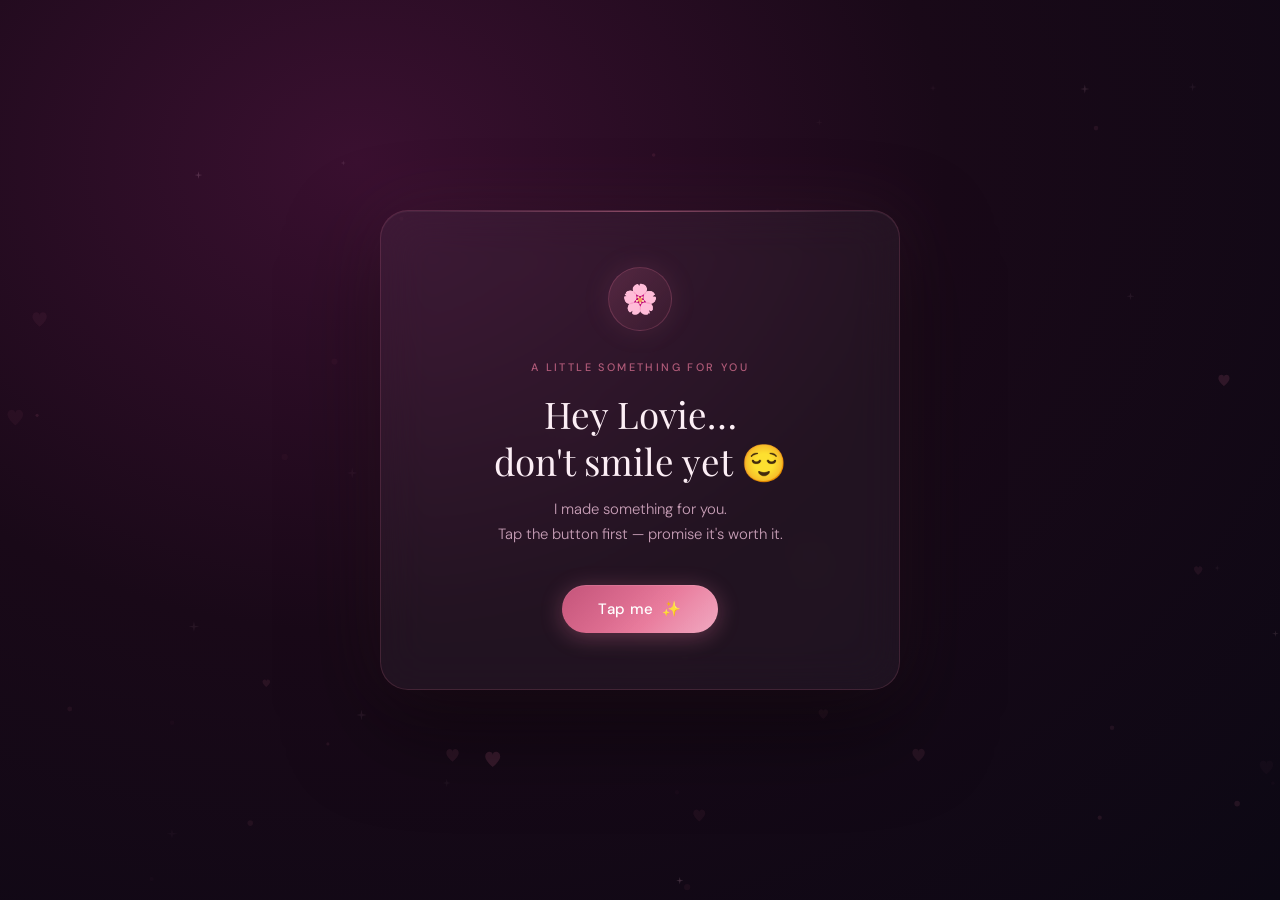
<file: index.html>
<!DOCTYPE html>
<html lang="en">
<head>
  <meta charset="UTF-8"/>
  <meta name="viewport" content="width=device-width, initial-scale=1.0"/>
  <title>For Lovie 🌸</title>

  <link rel="preconnect" href="https://fonts.googleapis.com">
  <link rel="preconnect" href="https://fonts.gstatic.com" crossorigin>
  <link href="https://fonts.googleapis.com/css2?family=Playfair+Display:ital,wght@0,400;0,500;1,400;1,500&family=DM+Sans:wght@300;400;500&family=Lora:ital,wght@0,400;1,400&display=swap" rel="stylesheet">

  <style>
    *, *::before, *::after { box-sizing: border-box; margin: 0; padding: 0; }

    :root {
      --rose:        #e8789a;
      --rose-light:  #f5a8c0;
      --rose-dark:   #c4547a;
      --text-main:   #fceef5;
      --text-soft:   #c9a0b8;
      --text-muted:  #876070;
      --card-bg:     rgba(255,255,255,0.042);
      --card-border: rgba(232,120,154,0.17);
    }

    html, body {
      min-height: 100vh;
      font-family: 'DM Sans', sans-serif;
      background: radial-gradient(ellipse at 28% 18%, #3a1030 0%, #190918 45%, #0c0814 100%);
      color: var(--text-main);
      overflow-x: hidden;
    }

    #particles-canvas { position: fixed; inset: 0; pointer-events: none; z-index: 0; }

    .stage {
      position: relative; z-index: 1; min-height: 100vh;
      display: flex; align-items: center; justify-content: center;
      padding: 2rem 1.25rem;
    }

    .card {
      background: var(--card-bg);
      border: 1px solid var(--card-border);
      border-radius: 28px; padding: 3.5rem 3rem;
      max-width: 520px; width: 100%; text-align: center;
      backdrop-filter: blur(22px); -webkit-backdrop-filter: blur(22px);
      box-shadow: 0 0 70px rgba(232,120,154,0.07), 0 36px 90px rgba(0,0,0,0.5), inset 0 1px 0 rgba(255,255,255,0.055);
      position: relative; overflow: hidden;
    }
    .card::before {
      content: ''; position: absolute; top: 0; left: 10%; right: 10%; height: 1px;
      background: linear-gradient(90deg,transparent,rgba(232,120,154,0.45),transparent);
    }

    .screen { display: none; }
    .screen.active { display: block; animation: screenIn 0.55s cubic-bezier(0.22,1,0.36,1) both; }
    .screen.exit   { display: block; animation: screenOut 0.28s ease forwards; }
    @keyframes screenIn  { from{opacity:0;transform:translateY(18px)} to{opacity:1;transform:translateY(0)} }
    @keyframes screenOut { from{opacity:1;transform:translateY(0)} to{opacity:0;transform:translateY(-14px)} }

    .icon-badge {
      display: inline-flex; align-items: center; justify-content: center;
      width: 64px; height: 64px; border-radius: 50%;
      background: linear-gradient(135deg,rgba(232,120,154,0.18),rgba(196,84,122,0.08));
      border: 1px solid rgba(232,120,154,0.22); font-size: 1.8rem; margin-bottom: 1.8rem;
      box-shadow: 0 0 28px rgba(232,120,154,0.12); animation: float 4s ease-in-out infinite;
    }
    @keyframes float { 0%,100%{transform:translateY(0)} 50%{transform:translateY(-7px)} }

    .eyebrow { font-size: 0.68rem; font-weight: 500; letter-spacing: 0.22em; text-transform: uppercase; color: var(--rose); opacity: 0.7; margin-bottom: 1rem; }
    .headline { font-family:'Playfair Display',serif; font-size:clamp(1.65rem,5vw,2.3rem); font-weight:400; line-height:1.28; color:var(--text-main); margin-bottom:0.85rem; }
    .subtext  { font-size:0.93rem; font-weight:300; color:var(--text-soft); line-height:1.65; margin-bottom:2.4rem; }

    .btn {
      display:inline-flex; align-items:center; gap:0.45rem;
      padding:0.88rem 2.3rem; border-radius:100px; border:none; cursor:pointer;
      font-family:'DM Sans',sans-serif; font-size:0.94rem; font-weight:500; letter-spacing:0.025em;
      color:#fff;
      background:linear-gradient(135deg,var(--rose-dark) 0%,var(--rose) 60%,#f0a0bb 100%);
      box-shadow:0 4px 22px rgba(232,120,154,0.33),inset 0 1px 0 rgba(255,255,255,0.1);
      transition:transform 0.2s cubic-bezier(0.34,1.56,0.64,1),box-shadow 0.25s ease,opacity 0.25s;
      position:relative; overflow:hidden;
    }
    .btn::after { content:'';position:absolute;inset:0;background:linear-gradient(135deg,transparent 40%,rgba(255,255,255,0.1));border-radius:inherit; }
    .btn:hover:not(:disabled)  { transform:translateY(-3px) scale(1.03); box-shadow:0 8px 32px rgba(232,120,154,0.44),inset 0 1px 0 rgba(255,255,255,0.1); }
    .btn:active:not(:disabled) { transform:translateY(-1px) scale(0.99); }
    .btn:disabled { opacity:0.35; cursor:default; transform:none!important; box-shadow:0 2px 8px rgba(0,0,0,0.15); }

    .btn-ghost {
      display:inline-flex; align-items:center; gap:0.4rem;
      padding:0.72rem 1.55rem; border-radius:100px;
      border:1px solid rgba(232,120,154,0.2); background:transparent;
      color:var(--text-soft); font-family:'DM Sans',sans-serif; font-size:0.86rem; font-weight:400; cursor:pointer;
      transition:all 0.22s ease;
    }
    .btn-ghost:hover { border-color:rgba(232,120,154,0.48); color:var(--rose-light); background:rgba(232,120,154,0.06); transform:translateX(-2px); }
    .btn-ghost:disabled { opacity:0.22; cursor:default; pointer-events:none; }

    .nav-row { display:flex; align-items:center; justify-content:center; gap:1rem; flex-wrap:wrap; margin-top:0.4rem; }

    /* ── SUSPENSE ── */
    .quiz-step { display:none; }
    .quiz-step.active { display:block; animation: screenIn 0.45s cubic-bezier(0.22,1,0.36,1) both; }

    .suspense-question {
      font-family:'Playfair Display',serif; font-size:clamp(1rem,3.5vw,1.28rem);
      font-style:italic; color:var(--text-soft); line-height:1.6; margin-bottom:1.8rem;
    }
    .choices { display:flex; flex-direction:column; gap:0.68rem; margin-bottom:1rem; text-align:left; }
    .choice-btn {
      padding:0.8rem 1.15rem; border-radius:14px;
      border:1px solid rgba(232,120,154,0.17); background:rgba(232,120,154,0.035);
      color:var(--text-main); font-family:'DM Sans',sans-serif; font-size:0.89rem;
      cursor:pointer; text-align:left; transition:all 0.22s ease;
      display:flex; align-items:center; gap:0.6rem;
    }
    .choice-btn .ci { font-size:1rem; flex-shrink:0; }
    .choice-btn:hover  { border-color:rgba(232,120,154,0.44); background:rgba(232,120,154,0.09); transform:translateX(4px); }
    .choice-btn.correct{ border-color:#6dcfa0; background:rgba(109,207,160,0.09); color:#aef0cc; pointer-events:none; }
    .choice-btn.wrong  { border-color:rgba(220,70,70,0.3); background:rgba(220,70,70,0.05); color:rgba(255,140,140,0.55); pointer-events:none; }
    .choice-btn.locked { pointer-events:none; opacity:0.42; }

    .suspense-hint { font-size:0.79rem; color:var(--text-muted); min-height:1.2rem; margin-bottom:0.6rem; transition:color 0.3s; }
    .hint-wrong { color:#e07070!important; }
    .hint-right { color:#7ddfaa!important; }

    .quiz-progress { display:flex; gap:6px; justify-content:center; margin-bottom:1.4rem; }
    .q-pip { width:28px; height:4px; border-radius:2px; background:rgba(232,120,154,0.15); transition:all 0.3s ease; }
    .q-pip.done   { background:rgba(232,120,154,0.5); }
    .q-pip.active { background:var(--rose); box-shadow:0 0 8px rgba(232,120,154,0.5); }

    @keyframes shake {
      0%,100%{transform:translateX(0)} 20%{transform:translateX(-9px)}
      40%{transform:translateX(9px)} 60%{transform:translateX(-6px)} 80%{transform:translateX(4px)}
    }
    .shake { animation:shake 0.42s ease; }

    .sep { display:flex; align-items:center; gap:10px; margin:0.5rem 0 1.4rem; opacity:0.2; }
    .sep span { flex:1; height:1px; background:var(--rose); }
    .sep em { font-style:normal; font-size:0.58rem; color:var(--rose); }

    /* ── MESSAGES ── */
    .message-wrap {
      min-height:120px; display:flex; align-items:center; justify-content:center;
      margin-bottom:1.8rem; position:relative;
    }
    .message-text {
      font-family:'Playfair Display',serif; font-size:clamp(1.28rem,4vw,1.7rem);
      font-weight:400; line-height:1.45; color:var(--text-main);
      position:absolute; width:100%; opacity:0; transform:translateY(18px);
      transition:opacity 0.52s cubic-bezier(0.22,1,0.36,1),transform 0.52s cubic-bezier(0.22,1,0.36,1);
      pointer-events:none;
    }
    .message-text.visible    { opacity:1; transform:translateY(0); pointer-events:auto; }
    .message-text.exit-up    { opacity:0; transform:translateY(-14px); }
    .message-text.exit-down  { opacity:0; transform:translateY(18px); }

    .progress-dots { display:flex; align-items:center; justify-content:center; gap:8px; margin-bottom:1.8rem; min-height:10px; }
    .dot { width:6px; height:6px; border-radius:50%; background:rgba(232,120,154,0.2); transition:all 0.3s ease; }
    .dot.active { background:var(--rose); box-shadow:0 0 8px rgba(232,120,154,0.5); transform:scale(1.35); }
    .dot.done   { background:rgba(232,120,154,0.42); }

    .btn.final-state { background:linear-gradient(135deg,#7b4d8a,#c46e96); animation:pulse-glow 2.5s ease-in-out infinite; }
    @keyframes pulse-glow { 0%,100%{box-shadow:0 4px 22px rgba(196,110,150,0.35)} 50%{box-shadow:0 4px 42px rgba(196,110,150,0.68)} }

    /* ── LETTER ── */
    #screen-letter { text-align:left; }

    .wax-seal {
      display:flex; align-items:center; justify-content:center;
      width:56px; height:56px; border-radius:50%;
      background:radial-gradient(circle at 38% 35%,#c4547a,#7b1540);
      border:2px solid rgba(232,120,154,0.35); font-size:1.4rem;
      margin:0 auto 1.5rem;
      box-shadow:0 4px 18px rgba(196,84,122,0.35),inset 0 1px 0 rgba(255,255,255,0.1);
      animation:float 5s ease-in-out infinite;
    }
    .letter-center { text-align:center; }

    .letter-paper {
      background:rgba(255,245,250,0.038);
      border:1px solid rgba(232,120,154,0.13); border-radius:18px;
      padding:2.4rem 2rem; position:relative; margin-bottom:2rem; overflow:hidden;
    }
    .letter-paper::after {
      content:''; position:absolute; inset:0; pointer-events:none;
      background:repeating-linear-gradient(to bottom,transparent,transparent 35px,rgba(232,120,154,0.042) 35px,rgba(232,120,154,0.042) 36px);
      border-radius:inherit;
    }
    .letter-date { font-size:0.74rem; color:var(--text-muted); letter-spacing:0.06em; margin-bottom:1.4rem; }
    .letter-salutation { font-family:'Lora',serif; font-size:1.12rem; font-style:italic; color:var(--rose-light); margin-bottom:1.2rem; }
    .letter-body { font-family:'Lora',serif; font-size:0.96rem; line-height:1.9; color:rgba(252,238,245,0.87); display:flex; flex-direction:column; gap:1.1rem; }
    .letter-body p { position:relative; z-index:1; }
    .em { color:var(--rose-light); font-style:italic; }
    .letter-sign { margin-top:1.6rem; font-family:'Playfair Display',serif; font-size:1.05rem; font-style:italic; color:var(--rose-light); }
    .signature { display:block; margin-top:0.3rem; font-size:1.45rem; color:var(--text-main); font-weight:500; }

    /* ── FINAL LOVE SCREEN ── */
    #screen-finale {
      text-align: center;
    }
    .finale-hearts {
      display: flex; justify-content: center; gap: 0.5rem;
      font-size: 1.8rem; margin-bottom: 2rem;
      animation: heartPop 0.6s cubic-bezier(0.34,1.56,0.64,1) both;
    }
    .finale-hearts span { display:inline-block; animation: float 3s ease-in-out infinite; }
    .finale-hearts span:nth-child(2) { animation-delay: 0.3s; }
    .finale-hearts span:nth-child(3) { animation-delay: 0.6s; }

    @keyframes heartPop { from{opacity:0;transform:scale(0.3)} to{opacity:1;transform:scale(1)} }

    .finale-headline {
      font-family: 'Playfair Display', serif;
      font-size: clamp(1.7rem, 6vw, 2.6rem);
      font-weight: 500;
      line-height: 1.25;
      color: var(--text-main);
      margin-bottom: 1.2rem;
      animation: screenIn 0.7s 0.2s cubic-bezier(0.22,1,0.36,1) both;
    }
    .finale-headline .love-line {
      display: block;
      background: linear-gradient(90deg, var(--rose-light), #f7c5d8, var(--rose));
      -webkit-background-clip: text;
      -webkit-text-fill-color: transparent;
      background-clip: text;
    }

    .finale-sub {
      font-family: 'Lora', serif;
      font-size: 1.05rem;
      font-style: italic;
      color: var(--text-soft);
      line-height: 1.7;
      margin-bottom: 2.4rem;
      animation: screenIn 0.7s 0.4s cubic-bezier(0.22,1,0.36,1) both;
      opacity: 0;
      animation-fill-mode: forwards;
    }

    .finale-ring {
      position: relative; display: inline-block;
      width: 90px; height: 90px; margin-bottom: 2rem;
      animation: screenIn 0.6s 0.1s cubic-bezier(0.22,1,0.36,1) both;
    }
    .finale-ring::before,
    .finale-ring::after {
      content: '';
      position: absolute; inset: 0; border-radius: 50%;
      border: 2px solid transparent;
    }
    .finale-ring::before {
      border-top-color: var(--rose);
      border-right-color: var(--rose);
      animation: spin 3s linear infinite;
    }
    .finale-ring::after {
      border-bottom-color: rgba(232,120,154,0.3);
      border-left-color: rgba(232,120,154,0.3);
      animation: spin 3s linear infinite reverse;
      inset: 8px;
    }
    .finale-ring-inner {
      position: absolute; inset: 16px; border-radius: 50%;
      background: radial-gradient(circle at 38% 35%, rgba(232,120,154,0.22), rgba(196,84,122,0.06));
      border: 1px solid rgba(232,120,154,0.25);
      display: flex; align-items: center; justify-content: center;
      font-size: 1.6rem;
    }
    @keyframes spin { from{transform:rotate(0deg)} to{transform:rotate(360deg)} }

    /* ── BURST HEARTS ── */
    .hearts-burst { position:absolute; inset:0; pointer-events:none; overflow:hidden; border-radius:28px; }
    .burst-heart {
      position:absolute; font-size:1.2rem; opacity:0;
      animation:burst 1.5s ease forwards;
    }
    @keyframes burst { 0%{opacity:1;transform:translate(0,0) scale(0.5)} 100%{opacity:0;transform:translate(var(--dx),var(--dy)) scale(1.5)} }

    @media(max-width:480px){
      .card{padding:2.4rem 1.6rem;border-radius:22px;}
      .letter-paper{padding:1.8rem 1.3rem;}
    }
  </style>
</head>
<body>

<canvas id="particles-canvas"></canvas>

<div class="stage">
  <div class="card" id="main-card">

    <div class="hearts-burst" id="hearts-burst"></div>

    <!-- SCREEN 1 — INTRO -->
    <div class="screen active" id="screen-intro">
      <div class="icon-badge">🌸</div>
      <p class="eyebrow">A little something for you</p>
      <h1 class="headline">Hey Lovie…<br>don't smile yet 😌</h1>
      <p class="subtext">I made something for you.<br>Tap the button first — promise it's worth it.</p>
      <button class="btn" onclick="goTo('screen-suspense')">Tap me &nbsp;✨</button>
    </div>


    <!-- SCREEN 2 — SUSPENSE (3 questions) -->
    <div class="screen" id="screen-suspense">
      <div class="icon-badge">🔒</div>
      <p class="eyebrow">Before you continue…</p>
      <h2 class="headline" style="font-size:clamp(1.35rem,4.5vw,1.85rem);margin-bottom:0.6rem;">A few quick questions</h2>

      <div class="sep"><span></span><em>unlock the surprise</em><span></span></div>

      <!-- Progress pips -->
      <div class="quiz-progress">
        <div class="q-pip active" id="pip-0"></div>
        <div class="q-pip" id="pip-1"></div>
        <div class="q-pip" id="pip-2"></div>
      </div>

      <!-- Q1 -->
      <div class="quiz-step active" id="q-step-0">
        <p class="suspense-question">"What do I always say when you ask me<br>why I like you so much?"</p>
        <p class="suspense-hint" id="hint-0">Choose wisely 😏</p>
        <div class="choices">
          <button class="choice-btn" onclick="checkQ(0,this,false)"><span class="ci">🤔</span> "I don't know, you're just cool I guess"</button>
          <button class="choice-btn" onclick="checkQ(0,this,false)"><span class="ci">🙄</span> "Stop asking me that"</button>
          <button class="choice-btn" onclick="checkQ(0,this,true)"><span class="ci">🥹</span> "Because it's just you. That's it."</button>
          <button class="choice-btn" onclick="checkQ(0,this,false)"><span class="ci">😂</span> "Because you make me food sometimes"</button>
        </div>
      </div>

      <!-- Q2 -->
      <div class="quiz-step" id="q-step-1">
        <p class="suspense-question">"What's my favourite thing we do together?"</p>
        <p class="suspense-hint" id="hint-1">Think carefully 🤭</p>
        <div class="choices">
          <button class="choice-btn" onclick="checkQ(1,this,false)"><span class="ci">🍕</span> Eating — obviously</button>
          <button class="choice-btn" onclick="checkQ(1,this,true)"><span class="ci">🤫</span> Just being quiet next to each other</button>
          <button class="choice-btn" onclick="checkQ(1,this,false)"><span class="ci">📺</span> Watching movies and falling asleep</button>
          <button class="choice-btn" onclick="checkQ(1,this,false)"><span class="ci">🎮</span> Competing at literally everything</button>
        </div>
      </div>

      <!-- Q3 -->
      <div class="quiz-step" id="q-step-2">
        <p class="suspense-question">"What do I do when I'm thinking about you<br>and you don't even know?"</p>
        <p class="suspense-hint" id="hint-2">Last one, I promise 🌸</p>
        <div class="choices">
          <button class="choice-btn" onclick="checkQ(2,this,false)"><span class="ci">😴</span> Go back to sleep honestly</button>
          <button class="choice-btn" onclick="checkQ(2,this,false)"><span class="ci">📱</span> Send a random meme</button>
          <button class="choice-btn" onclick="checkQ(2,this,true)"><span class="ci">😊</span> Smile like an idiot for no reason</button>
          <button class="choice-btn" onclick="checkQ(2,this,false)"><span class="ci">🎵</span> Play your favourite song</button>
        </div>
      </div>

      <div class="nav-row" style="margin-top:1.4rem;">
        <button class="btn-ghost" onclick="goTo('screen-intro')">← Back</button>
        <button class="btn" id="suspense-next" disabled onclick="goTo('screen-messages')">Continue →</button>
      </div>
    </div>


    <!-- SCREEN 3 — MESSAGES -->
    <div class="screen" id="screen-messages">
      <div class="icon-badge" id="msg-icon">💌</div>
      <p class="eyebrow" id="msg-eyebrow">Something I've been meaning to say</p>

      <div class="message-wrap" id="message-wrap"></div>
      <div class="progress-dots" id="progress-dots"></div>

      <div class="nav-row">
        <button class="btn-ghost" id="back-msg-btn" onclick="prevMessage()">← Back</button>
        <button class="btn" id="next-msg-btn" onclick="nextMessage()">Next →</button>
      </div>
    </div>


    <!-- SCREEN 4 — LETTER -->
    <div class="screen" id="screen-letter">
      <div class="letter-center">
        <div class="wax-seal">💌</div>
        <p class="eyebrow">A letter. For you. Only you.</p>
      </div>

      <div class="letter-paper">
        <p class="letter-date" id="letter-date"></p>
        <p class="letter-salutation">My dearest Lovie,</p>

        <div class="letter-body">
          <p>
            I don't always say the right things out loud — you know that about me.
            So I thought I'd write it down, where I can actually think without
            getting distracted by how pretty you look when you're listening.
          </p>
          <p>
            You have this way of making ordinary moments feel like they matter.
            A random afternoon, a dumb joke only we'd laugh at, just sitting next to you
            quietly — those are my favourite things now. Because of you.
          </p>
          <p>
            I think about you more than I let on. You cross my mind at the most
            random times and I just… smile. Like an actual idiot. Every single time.
          </p>
          <p>
            But here's the thing I really want you to know —
            <span class="em">I cannot wait to have you in my arms again.</span>
            Not in a dramatic way. Just in the quiet, aching,
            <span class="em">"I miss the warmth of you"</span> kind of way.
            The kind of hug where I don't want to be the first one to let go.
            Where everything just… settles. That's what I'm waiting for, Lovie.
          </p>
          <p>
            This isn't even the big thing. This is just a weekend surprise
            because you deserve to be surprised for absolutely no reason at all.
            You deserve little moments that say
            <span class="em">"I thought of you"</span> — because I always do.
          </p>
          <p>
            So here it is. Consider yourself thought of. Considered. Adored.
            And very soon — held, properly, for as long as you'll let me. 🤍
          </p>
        </div>

        <div class="letter-sign">
          With everything,
          <span class="signature">Adetola 💕</span>
        </div>
      </div>

      <div class="nav-row">
        <button class="btn-ghost" onclick="goTo('screen-messages')">← Back</button>
        <button class="btn final-state" onclick="goToFinale()">❤️ I feel it too</button>
      </div>
    </div>


    <!-- SCREEN 5 — FINALE -->
    <div class="screen" id="screen-finale">
      <div class="finale-ring">
        <div class="finale-ring-inner">🌸</div>
      </div>

      <h2 class="finale-headline">
        <span class="love-line">I love you so much,</span>
        Lovie.
      </h2>

      <p class="finale-sub">
        More than yesterday.<br>
        And less than tomorrow. 🤍
      </p>

      <div class="finale-hearts">
        <span>💗</span>
        <span>🫶</span>
        <span>💗</span>
      </div>

      <button class="btn final-state" onclick="triggerHeartBurst(); this.textContent='💕 Always & forever'; this.disabled=true;">
        💕 Always &amp; forever
      </button>
    </div>

  </div><!-- /card -->
</div><!-- /stage -->


<script>
  /* ── MESSAGES DATA ── */
  const messages = [
    { text:"You're lowkey my favourite human 🤫",                    icon:"💌", eyebrow:"Something I've been meaning to say" },
    { text:"I still don't understand how I got this lucky.",          icon:"🌷", eyebrow:"No seriously though…" },
    { text:"You owe me a date, by the way 😏",                        icon:"😏", eyebrow:"Just so you know" },
    { text:"I like you… like, a lot a lot.",                         icon:"🥹", eyebrow:"More than I usually admit" },
    { text:"There's one more thing I really need you to read…",      icon:"✉️", eyebrow:"The real thing" },
  ];

  let currentMsg = 0;
  let msgAnimating = false;

  /* ── QUIZ STATE ── */
  let quizStep = 0;
  const quizAnswered = [false, false, false];

  /* ── NAVIGATION ── */
  function goTo(targetId) {
    const current = document.querySelector('.screen.active');
    if (!current || current.id === targetId) return;

    current.classList.remove('active');
    current.classList.add('exit');

    setTimeout(() => {
      current.classList.remove('exit');
      const next = document.getElementById(targetId);
      next.classList.add('active');
      if (targetId === 'screen-messages') initMessages();
      if (targetId === 'screen-letter')   initLetter();
    }, 290);
  }

  function goToFinale() {
    triggerHeartBurst();
    setTimeout(() => goTo('screen-finale'), 400);
  }

  /* ── QUIZ ── */
  function checkQ(stepIdx, btn, isCorrect) {
    const allBtns = btn.closest('.choices').querySelectorAll('.choice-btn');
    const hint    = document.getElementById(`hint-${stepIdx}`);

    if (isCorrect) {
      btn.classList.add('correct');
      allBtns.forEach(b => { if (b !== btn) b.classList.add('locked'); });
      hint.textContent = stepIdx === 0 ? "That's the one 🥹 You know me too well."
                       : stepIdx === 1 ? "You know exactly 🤍 That's our thing."
                       : "You caught me 😊 Every single time.";
      hint.classList.add('hint-right');
      quizAnswered[stepIdx] = true;

      // Move to next step or unlock Continue
      setTimeout(() => {
        if (stepIdx < 2) {
          advanceQuiz(stepIdx + 1);
        } else {
          document.getElementById('suspense-next').disabled = false;
        }
      }, 900);
    } else {
      btn.classList.add('wrong');
      hint.textContent = "Hmm… try again 😏";
      hint.classList.add('hint-wrong');
      const card = document.getElementById('main-card');
      card.classList.remove('shake'); void card.offsetWidth; card.classList.add('shake');
      setTimeout(() => {
        hint.classList.remove('hint-wrong');
        hint.textContent = stepIdx === 0 ? "Choose wisely 😏"
                         : stepIdx === 1 ? "Think carefully 🤭"
                         : "Last one, I promise 🌸";
        btn.classList.remove('wrong');
      }, 1600);
    }
  }

  function advanceQuiz(nextStep) {
    // Update pips
    document.getElementById(`pip-${nextStep - 1}`).classList.remove('active');
    document.getElementById(`pip-${nextStep - 1}`).classList.add('done');
    document.getElementById(`pip-${nextStep}`).classList.add('active');

    // Swap steps
    document.getElementById(`q-step-${nextStep - 1}`).classList.remove('active');
    const next = document.getElementById(`q-step-${nextStep}`);
    next.classList.add('active');
    quizStep = nextStep;
  }

  /* ── MESSAGES: INIT ── */
  function initMessages() {
    const wrap = document.getElementById('message-wrap');
    const dots = document.getElementById('progress-dots');
    wrap.innerHTML = ''; dots.innerHTML = '';

    messages.forEach((m, i) => {
      const el = document.createElement('p');
      el.className = 'message-text'; el.id = `msg-el-${i}`;
      el.textContent = m.text; wrap.appendChild(el);

      const dot = document.createElement('div');
      dot.className = 'dot'; dot.id = `dot-${i}`; dots.appendChild(dot);
    });

    currentMsg = 0;
    renderMessage(0, 'none');
  }

  function renderMessage(index, dir) {
    const prev = currentMsg;
    currentMsg = index;
    msgAnimating = true;

    if (dir !== 'none') {
      const prevEl = document.getElementById(`msg-el-${prev}`);
      if (prevEl) {
        prevEl.classList.remove('visible');
        prevEl.classList.add(dir === 'fwd' ? 'exit-up' : 'exit-down');
        setTimeout(() => prevEl.classList.remove('exit-up','exit-down'), 550);
      }
    }

    setTimeout(() => {
      const el = document.getElementById(`msg-el-${index}`);
      if (el) el.classList.add('visible');

      document.getElementById('msg-icon').textContent    = messages[index].icon;
      document.getElementById('msg-eyebrow').textContent = messages[index].eyebrow;

      messages.forEach((_,i) => {
        const d = document.getElementById(`dot-${i}`);
        d.classList.remove('active','done');
        if (i < index) d.classList.add('done');
        if (i === index) d.classList.add('active');
      });

      document.getElementById('back-msg-btn').disabled = (index === 0);

      const nextBtn = document.getElementById('next-msg-btn');
      if (index === messages.length - 1) {
        nextBtn.textContent = 'Read the letter 💌';
        nextBtn.classList.add('final-state');
        nextBtn.onclick = () => goTo('screen-letter');
      } else {
        nextBtn.textContent = 'Next →';
        nextBtn.classList.remove('final-state');
        nextBtn.onclick = nextMessage;
      }

      msgAnimating = false;
    }, dir === 'none' ? 0 : 230);
  }

  function nextMessage() {
    if (msgAnimating || currentMsg >= messages.length-1) return;
    renderMessage(currentMsg+1, 'fwd');
  }
  function prevMessage() {
    if (msgAnimating || currentMsg <= 0) return;
    renderMessage(currentMsg-1, 'back');
  }

  /* ── LETTER DATE ── */
  function initLetter() {
    const el = document.getElementById('letter-date');
    el.textContent = new Date().toLocaleDateString('en-GB',{weekday:'long',year:'numeric',month:'long',day:'numeric'});
  }

  /* ── HEART BURST ── */
  function triggerHeartBurst() {
    const c = document.getElementById('hearts-burst');
    const hearts = ['❤️','🩷','💗','💕','✨','🌸','💖','🫶'];
    for (let i=0;i<26;i++) {
      setTimeout(()=>{
        const h = document.createElement('span');
        h.className = 'burst-heart';
        h.textContent = hearts[Math.floor(Math.random()*hearts.length)];
        const angle = Math.random()*360, dist = 90+Math.random()*130;
        const dx = Math.cos(angle*Math.PI/180)*dist;
        const dy = Math.sin(angle*Math.PI/180)*dist - 70;
        h.style.cssText = `left:${38+Math.random()*24}%;top:${38+Math.random()*24}%;--dx:${dx}px;--dy:${dy}px;animation-delay:${Math.random()*0.5}s;font-size:${0.9+Math.random()*0.9}rem;`;
        c.appendChild(h); setTimeout(()=>h.remove(),2100);
      }, i*52);
    }
  }

  /* ── PARTICLES ── */
  const canvas = document.getElementById('particles-canvas');
  const ctx    = canvas.getContext('2d');
  let W, H, particles;

  function resize(){ W=canvas.width=window.innerWidth; H=canvas.height=window.innerHeight; }
  window.addEventListener('resize',()=>{ resize(); initParticles(); });
  resize();

  const TYPES=['heart','sparkle','dot'];
  function createParticle(randY){
    const type=TYPES[Math.floor(Math.random()*TYPES.length)];
    const size=type==='heart'?7+Math.random()*10:type==='sparkle'?2.5+Math.random()*4:1.5+Math.random()*2;
    return{ type, x:Math.random()*W, y:randY?Math.random()*H:H+size+Math.random()*60,
      size, speed:0.18+Math.random()*0.5, drift:(Math.random()-0.5)*0.38,
      opacity:0.06+Math.random()*0.16, pulse:Math.random()*Math.PI*2, pulseSpd:0.011+Math.random()*0.018 };
  }
  function initParticles(){ particles=Array.from({length:60},()=>createParticle(true)); }
  initParticles();

  function drawHeart(cx,cy,r){
    ctx.save(); ctx.translate(cx,cy); ctx.scale(r/10,r/10);
    ctx.beginPath(); ctx.moveTo(0,-3);
    ctx.bezierCurveTo(0,-6,-5,-6,-5,-2); ctx.bezierCurveTo(-5,1,0,5,0,5);
    ctx.bezierCurveTo(0,5,5,1,5,-2); ctx.bezierCurveTo(5,-6,0,-6,0,-3);
    ctx.closePath(); ctx.restore();
  }
  function drawSparkle(cx,cy,r){
    ctx.save(); ctx.translate(cx,cy); ctx.beginPath();
    for(let i=0;i<4;i++){
      const a=i/4*Math.PI*2,ai=a+Math.PI/4;
      if(i===0) ctx.moveTo(Math.cos(a)*r,Math.sin(a)*r);
      else ctx.lineTo(Math.cos(a)*r,Math.sin(a)*r);
      ctx.lineTo(Math.cos(ai)*r*0.24,Math.sin(ai)*r*0.24);
    }
    ctx.closePath(); ctx.restore();
  }

  function animate(){
    ctx.clearRect(0,0,W,H);
    particles.forEach(p=>{
      p.y-=p.speed; p.x+=p.drift; p.pulse+=p.pulseSpd;
      const alpha=p.opacity*(0.65+0.35*Math.sin(p.pulse));
      ctx.save(); ctx.globalAlpha=alpha;
      if(p.type==='heart'){ drawHeart(p.x,p.y,p.size); ctx.fillStyle='#e8789a'; ctx.fill(); }
      else if(p.type==='sparkle'){ drawSparkle(p.x,p.y,p.size); ctx.fillStyle='#f5c0d8'; ctx.fill(); }
      else{ ctx.beginPath(); ctx.arc(p.x,p.y,p.size,0,Math.PI*2); ctx.fillStyle='rgba(232,120,154,0.55)'; ctx.fill(); }
      ctx.restore();
      if(p.y<-20||p.x<-30||p.x>W+30) Object.assign(p,createParticle(false));
    });
    requestAnimationFrame(animate);
  }
  animate();
</script>
</body>
</html>
</file>
